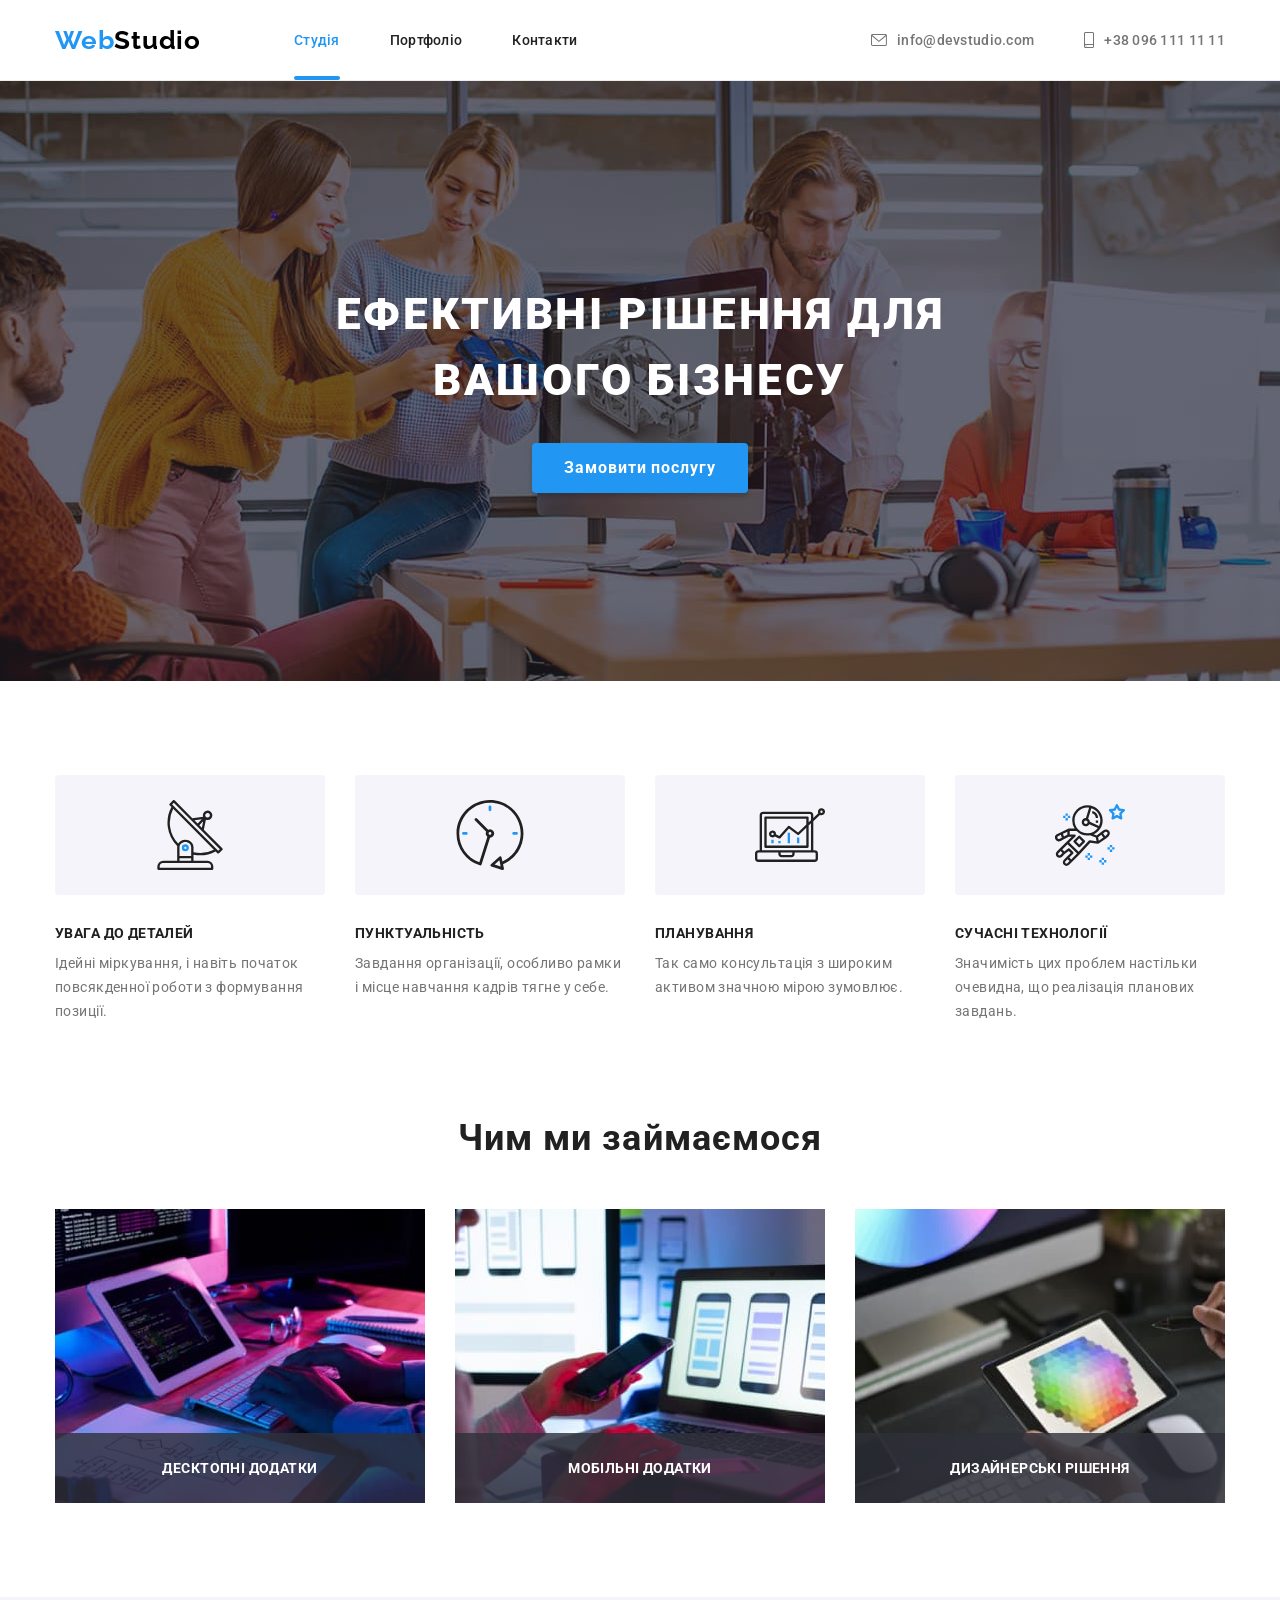
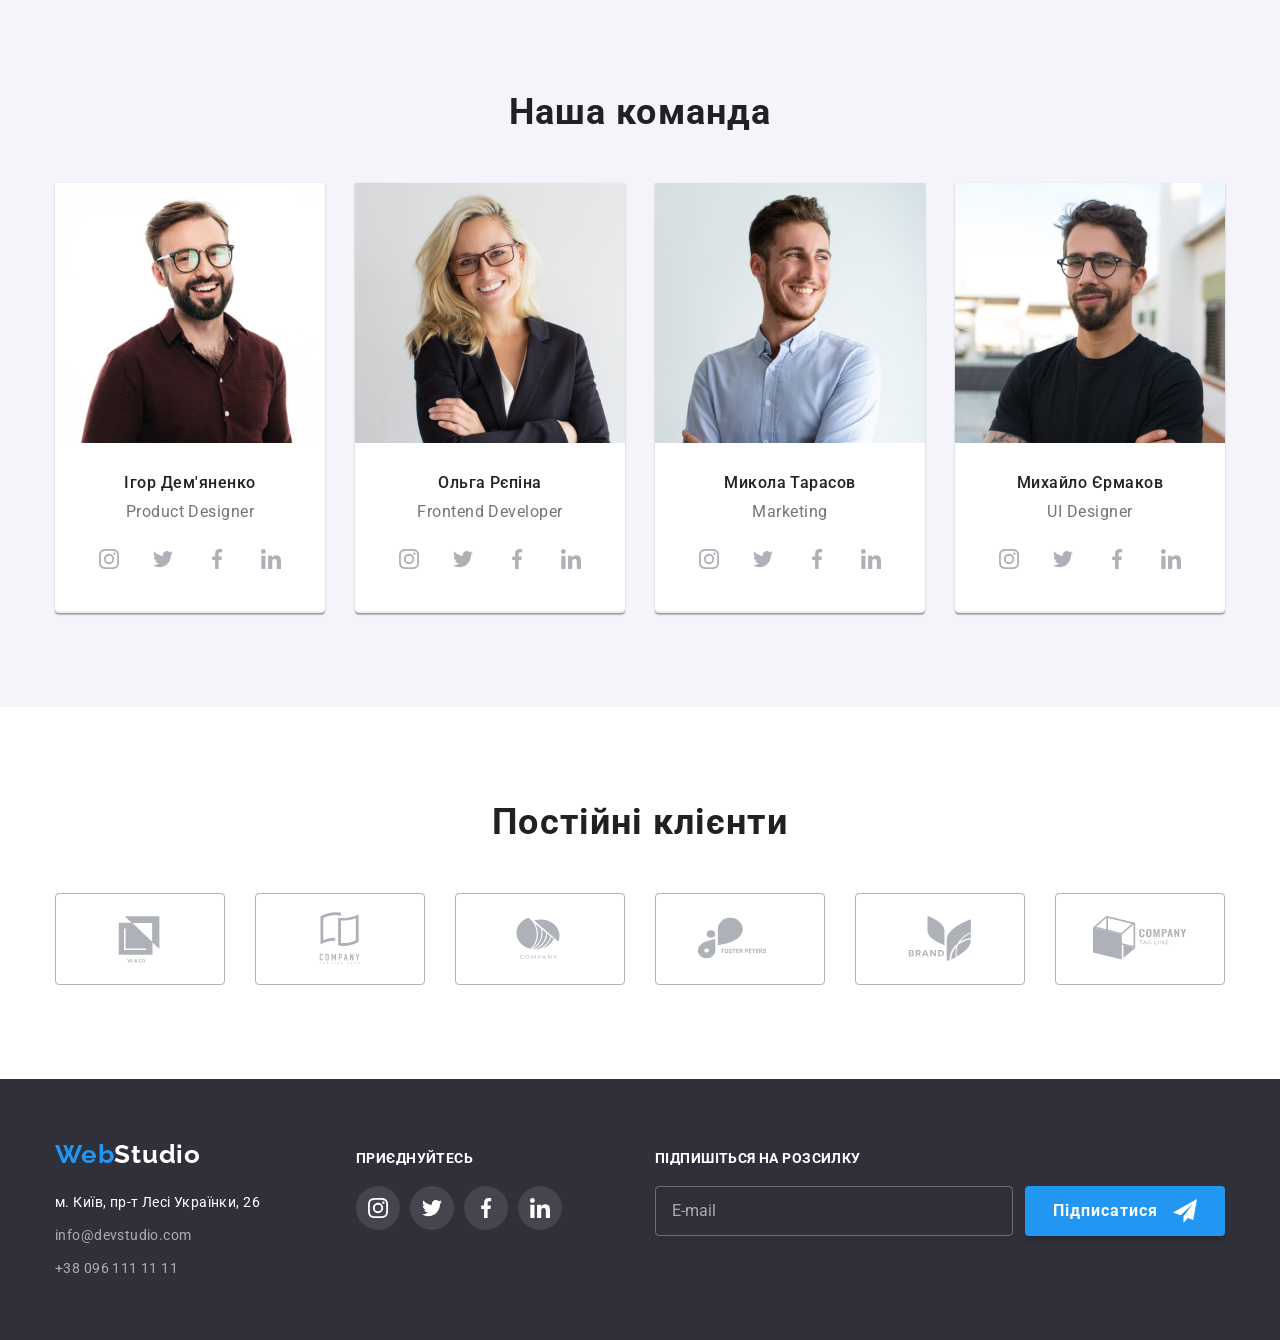
<file: index.html>
<!DOCTYPE html>
<html lang="uk">
  <head>
    <meta charset="UTF-8" />
    <meta http-equiv="X-UA-Compatible" content="IE=edge" />
    <meta name="viewport" content="width=device-width, initial-scale=1.0" />
    <title>WebStudio</title>
    <link rel="preconnect" href="https://fonts.googleapis.com" />
    <link rel="preconnect" href="https://fonts.gstatic.com" crossorigin />
    <link
      href="https://fonts.googleapis.com/css2?family=Raleway:wght@700&family=Roboto:wght@400;500;700;900&display=swap"
      rel="stylesheet"
    />
    <!-- Modern normalize -->
    <link
      rel="stylesheet"
      href="https://cdnjs.cloudflare.com/ajax/libs/modern-normalize/1.1.0/modern-normalize.min.css"
      integrity="sha512-wpPYUAdjBVSE4KJnH1VR1HeZfpl1ub8YT/NKx4PuQ5NmX2tKuGu6U/JRp5y+Y8XG2tV+wKQpNHVUX03MfMFn9Q=="
      crossorigin="anonymous"
      referrerpolicy="no-referrer"
    />

    <!-- styles -->
    <link rel="stylesheet" href="./css/styles.css" />
  </head>

  <body>
    <!-- HEADER -->
    <header class="header">
      <div class="container-header container">
        <nav class="nav">
          <a href="./index.html" lang="en" class="logo header-logo link"
            >Web<span class="logo-span">Studio</span></a
          >
          <ul class="nav-list list">
            <li class="nav-item">
              <a href="./index.html" class="nav-link carrent link">Студія</a>
            </li>
            <li class="nav-item">
              <a href="./portfolio.html" class="nav-link link">Портфоліо</a>
            </li>
            <li class="nav-item">
              <a href="" class="nav-link link">Контакти</a>
            </li>
          </ul>
        </nav>
        <ul class="header-list list">
          <li class="header-item">
            <a href="mailto:info@devstudio.com" class="header-link link">
              <svg
                class="icon-envelope"
                width="16"
                height="12"
                aria-label="конверт іконка"
              >
                <use href="./images/icons.svg#envelope"></use>
              </svg>
              info@devstudio.com</a
            >
          </li>
          <li class="header-item">
            <a href="tel:+380961111111" class="header-link link">
              <svg
                class="icon-smartphone"
                width="10"
                height="16"
                aria-label="телефон іконка"
              >
                <use href="./images/icons.svg#smartphone"></use>
              </svg>
              +38 096 111 11 11</a
            >
          </li>
        </ul>
      </div>
    </header>
    <!-- MAIN -->
    <main>
      <!-- HERO -->
      <section class="hero section">
        <div class="container">
          <h1 class="hero-title">Ефективні рішення для вашого бізнесу</h1>
          <button type="button" data-modal-open class="hero-button">
            Замовити послугу
          </button>
        </div>
      </section>
      <!-- Наші переваги -->
      <section class="advantages section">
        <div class="advantages-container container">
          <h2 class="visually-hidden">Наші переваги</h2>
          <ul class="advantages-list list">
            <li class="advantages-item">
              <div class="icon-advantages">
                <svg
                  class="icon"
                  width="70"
                  height="70"
                  aria-label="антена іконка"
                >
                  <use href="./images/icons.svg#antenna"></use>
                </svg>
              </div>
              <h3 class="advantages-title">Увага до деталей</h3>
              <p class="advantages-text">
                Ідейні міркування, і навіть початок повсякденної роботи з
                формування позиції.
              </p>
            </li>
            <li class="advantages-item">
              <div class="icon-advantages">
                <svg
                  class="icon"
                  width="70"
                  height="70"
                  aria-label="годинник іконка"
                >
                  <use href="./images/icons.svg#clock"></use>
                </svg>
              </div>
              <h3 class="advantages-title">Пунктуальність</h3>
              <p class="advantages-text">
                Завдання організації, особливо рамки і місце навчання кадрів
                тягне у себе.
              </p>
            </li>
            <li class="advantages-item">
              <div class="icon-advantages">
                <svg
                  class="icon"
                  width="70"
                  height="70"
                  aria-label="діаграма іконка"
                >
                  <use href="./images/icons.svg#diagram"></use>
                </svg>
              </div>
              <h3 class="advantages-title">Планування</h3>
              <p class="advantages-text">
                Так само консультація з широким активом значною мірою зумовлює.
              </p>
            </li>
            <li class="advantages-item">
              <div class="icon-advantages">
                <svg
                  class="icon"
                  width="70"
                  height="70"
                  aria-label="астронавт іконка"
                >
                  <use href="./images/icons.svg#astronaut"></use>
                </svg>
              </div>
              <h3 class="advantages-title">Сучасні технології</h3>
              <p class="advantages-text">
                Значимість цих проблем настільки очевидна, що реалізація
                планових завдань.
              </p>
            </li>
          </ul>
        </div>
      </section>
      <!--Чим ми займаємося  -->
      <section class="services section">
        <div class="services-container container">
          <h2 class="services-title title">Чим ми займаємося</h2>
          <ul class="services-list list card-set">
            <li class="services-item card-set-item">
              <img
                src="./images/box-1.jpg"
                alt="десктопні додатки"
                width="370"
                height="294"
                class="img"
              />
              <div class="services-thumb">
                <p class="thumb-text">Десктопні додатки</p>
              </div>
            </li>
            <li class="services-item card-set-item">
              <img
                src="./images/box-2.jpg"
                alt="мобільні додатки"
                width="370"
                height="294"
                class="img"
              />
              <div class="services-thumb">
                <p class="thumb-text">Мобільні додатки</p>
              </div>
            </li>
            <li class="services-item card-set-item">
              <img
                src="./images/box-3.jpg"
                alt="дизайнерські рішення"
                width="370"
                height="294"
                class="img"
              />
              <div class="services-thumb">
                <p class="thumb-text">Дизайнерські рішення</p>
              </div>
            </li>
          </ul>
        </div>
      </section>
      <!-- Наша команда -->
      <section class="team section">
        <div class="container">
          <h2 class="team-title title">Наша команда</h2>
          <ul class="team-list list card-set">
            <li class="team-item card-set-item">
              <img
                class="img"
                src="./images/workin-1.jpg"
                alt="фото працівника"
                width="270"
                height="260"
              />
              <div class="team-wrapper">
                <h3 class="team-worker">Ігор Дем'яненко</h3>
                <p class="team-occupation" lang="en">Product Designer</p>
                <ul class="socials list">
                  <li class="socials-item">
                    <a
                      class="socials-link link"
                      href="https://www.instagram.com"
                      target="_blank"
                      rel="noreferrer noopener"
                      aria-label="instagram іконка"
                    >
                      <svg class="socials-icon" width="20" height="20">
                        <use href="./images/icons.svg#instagram"></use>
                      </svg>
                    </a>
                  </li>
                  <li class="socials-item">
                    <a
                      class="socials-link link"
                      href="https://www.twitter.com"
                      target="_blank"
                      rel="noreferrer noopener"
                      aria-label="twitter іконка"
                    >
                      <svg class="socials-icon" width="20" height="20">
                        <use href="./images/icons.svg#twitter"></use>
                      </svg>
                    </a>
                  </li>
                  <li class="socials-item">
                    <a
                      class="socials-link link"
                      href="https://www.facebook.com"
                      target="_blank"
                      rel="noreferrer noopener"
                      aria-label="facebook іконка"
                    >
                      <svg class="socials-icon" width="20" height="20">
                        <use href="./images/icons.svg#facebook"></use>
                      </svg>
                    </a>
                  </li>
                  <li class="socials-item">
                    <a
                      class="socials-link link"
                      href="https://www.linkedin.com"
                      target="_blank"
                      rel="noreferrer noopener"
                      aria-label="linkedin іконка"
                    >
                      <svg class="socials-icon" width="20" height="20">
                        <use href="./images/icons.svg#linkedin"></use>
                      </svg>
                    </a>
                  </li>
                </ul>
              </div>
            </li>
            <li class="team-item card-set-item">
              <img
                class="img"
                src="./images/workin-2.jpg"
                alt="фото працівника"
                width="270"
                height="260"
              />
              <div class="team-wrapper">
                <h3 class="team-worker">Ольга Рєпіна</h3>
                <p class="team-occupation" lang="en">Frontend Developer</p>
                <ul class="socials list">
                  <li class="socials-item">
                    <a
                      class="socials-link link"
                      href="https://www.instagram.com"
                      target="_blank"
                      rel="noreferrer noopener"
                      aria-label="instagram іконка"
                    >
                      <svg class="socials-icon" width="20" height="20">
                        <use href="./images/icons.svg#instagram"></use>
                      </svg>
                    </a>
                  </li>
                  <li class="socials-item">
                    <a
                      class="socials-link link"
                      href="https://www.twitter.com"
                      target="_blank"
                      rel="noreferrer noopener"
                      aria-label="twitter іконка"
                    >
                      <svg class="socials-icon" width="20" height="20">
                        <use href="./images/icons.svg#twitter"></use>
                      </svg>
                    </a>
                  </li>
                  <li class="socials-item">
                    <a
                      class="socials-link link"
                      href="https://www.facebook.com"
                      target="_blank"
                      rel="noreferrer noopener"
                      aria-label="facebook іконка"
                    >
                      <svg class="socials-icon" width="20" height="20">
                        <use href="./images/icons.svg#facebook"></use>
                      </svg>
                    </a>
                  </li>
                  <li class="socials-item">
                    <a
                      class="socials-link link"
                      href="https://www.linkedin.com"
                      target="_blank"
                      rel="noreferrer noopener"
                      aria-label="linkedin іконка"
                    >
                      <svg class="socials-icon" width="20" height="20">
                        <use href="./images/icons.svg#linkedin"></use>
                      </svg>
                    </a>
                  </li>
                </ul>
              </div>
            </li>
            <li class="team-item card-set-item">
              <img
                class="img"
                src="./images/workin-3.jpg"
                alt="фото працівника"
                width="270"
                height="260"
              />
              <div class="team-wrapper">
                <h3 class="team-worker">Микола Тарасов</h3>
                <p class="team-occupation" lang="en">Marketing</p>
                <ul class="socials list">
                  <li class="socials-item">
                    <a
                      class="socials-link link"
                      href="https://www.instagram.com"
                      target="_blank"
                      rel="noreferrer noopener"
                      aria-label="instagram іконка"
                    >
                      <svg class="socials-icon" width="20" height="20">
                        <use href="./images/icons.svg#instagram"></use>
                      </svg>
                    </a>
                  </li>
                  <li class="socials-item">
                    <a
                      class="socials-link link"
                      href="https://www.twitter.com"
                      target="_blank"
                      rel="noreferrer noopener"
                      aria-label="twitter іконка"
                    >
                      <svg class="socials-icon" width="20" height="20">
                        <use href="./images/icons.svg#twitter"></use>
                      </svg>
                    </a>
                  </li>
                  <li class="socials-item">
                    <a
                      class="socials-link link"
                      href="https://www.facebook.com"
                      target="_blank"
                      rel="noreferrer noopener"
                      aria-label="facebook іконка"
                    >
                      <svg class="socials-icon" width="20" height="20">
                        <use href="./images/icons.svg#facebook"></use>
                      </svg>
                    </a>
                  </li>
                  <li class="socials-item">
                    <a
                      class="socials-link link"
                      href="https://www.linkedin.com"
                      target="_blank"
                      rel="noreferrer noopener"
                      aria-label="linkedin іконка"
                    >
                      <svg class="socials-icon" width="20" height="20">
                        <use href="./images/icons.svg#linkedin"></use>
                      </svg>
                    </a>
                  </li>
                </ul>
              </div>
            </li>
            <li class="team-item card-set-item">
              <img
                class="img"
                src="./images/workin-4.jpg"
                alt="фото працівника"
                width="270"
                height="260"
              />
              <div class="team-wrapper">
                <h3 class="team-worker">Михайло Єрмаков</h3>
                <p class="team-occupation" lang="en">UI Designer</p>
                <ul class="socials list">
                  <li class="socials-item">
                    <a
                      class="socials-link link"
                      href="https://www.instagram.com"
                      target="_blank"
                      rel="noreferrer noopener"
                      aria-label="instagram іконка"
                    >
                      <svg class="socials-icon" width="20" height="20">
                        <use href="./images/icons.svg#instagram"></use>
                      </svg>
                    </a>
                  </li>
                  <li class="socials-item">
                    <a
                      class="socials-link link"
                      href="https://www.twitter.com"
                      target="_blank"
                      rel="noreferrer noopener"
                      aria-label="twitter іконка"
                    >
                      <svg class="socials-icon" width="20" height="20">
                        <use href="./images/icons.svg#twitter"></use>
                      </svg>
                    </a>
                  </li>
                  <li class="socials-item">
                    <a
                      class="socials-link link"
                      href="https://www.facebook.com"
                      target="_blank"
                      rel="noreferrer noopener"
                      aria-label="facebook іконка"
                    >
                      <svg class="socials-icon" width="20" height="20">
                        <use href="./images/icons.svg#facebook"></use>
                      </svg>
                    </a>
                  </li>
                  <li class="socials-item">
                    <a
                      class="socials-link link"
                      href="https://www.linkedin.com"
                      target="_blank"
                      rel="noreferrer noopener"
                      aria-label="linkedin іконка"
                    >
                      <svg class="socials-icon" width="20" height="20">
                        <use href="./images/icons.svg#linkedin"></use>
                      </svg>
                    </a>
                  </li>
                </ul>
              </div>
            </li>
          </ul>
        </div>
      </section>
      <!-- Наші клієнти -->
      <section class="clients section">
        <div class="clients-container container">
          <h2 class="clients-title title">Постійні клієнти</h2>
          <ul class="clients-list list">
            <li class="clients-item">
              <a
                class="clients-link link"
                href=""
                target="_blank"
                rel="noopener noreferrer"
                aria-label="логотип компанії"
              >
                <svg class="clients-icon" width="106" height="60">
                  <use href="./images/icons.svg#logo-1"></use>
                </svg>
              </a>
            </li>
            <li class="clients-item">
              <a
                class="clients-link link"
                href=""
                target="_blank"
                rel="noopener noreferrer"
                aria-label="логотип компанії"
              >
                <svg class="clients-icon" width="106" height="60">
                  <use href="./images/icons.svg#logo-2"></use>
                </svg>
              </a>
            </li>
            <li class="clients-item">
              <a
                class="clients-link link"
                href=""
                target="_blank"
                rel="noopener noreferrer"
                aria-label="логотип компанії"
              >
                <svg class="clients-icon" width="106" height="60">
                  <use href="./images/icons.svg#logo-3"></use>
                </svg>
              </a>
            </li>
            <li class="clients-item">
              <a
                class="clients-link link"
                href=""
                target="_blank"
                rel="noopener noreferrer"
                aria-label="логотип компанії"
              >
                <svg class="clients-icon" width="106" height="60">
                  <use href="./images/icons.svg#logo-4"></use>
                </svg>
              </a>
            </li>
            <li class="clients-item">
              <a
                class="clients-link link"
                href=""
                target="_blank"
                rel="noopener noreferrer"
                aria-label="логотип компанії"
              >
                <svg class="clients-icon" width="106" height="60">
                  <use href="./images/icons.svg#logo-5"></use>
                </svg>
              </a>
            </li>
            <li class="clients-item">
              <a
                class="clients-link link"
                href=""
                target="_blank"
                rel="noopener noreferrer"
                aria-label="логотип компанії"
              >
                <svg class="clients-icon" width="106" height="60">
                  <use href="./images/icons.svg#logo-6"></use>
                </svg>
              </a>
            </li>
          </ul>
        </div>
      </section>
    </main>
    <!-- FOOTER -->
    <footer class="footer">
      <div class="footer-div container">
        <div class="wraper-address">
          <a href="./index.html" class="logo footer-logo link"
            >Web<span class="logo-footer">Studio</span></a
          >
          <address class="address">
            <ul class="address-list list">
              <li class="address-item">
                <a
                  href="https://goo.gl/maps/QH4s5bZiTPAYi5Vp8"
                  target="_blank"
                  rel="noopener noreferren"
                  class="address-link link"
                  >м. Київ, пр-т Лесі Українки, 26</a
                >
              </li>
              <li class="address-item">
                <a href="mailto:info@devstudio.com" class="address-contact link"
                  >info@devstudio.com</a
                >
              </li>
              <li class="address-item">
                <a href="tel:+380961111111" class="address-contact link"
                  >+38 096 111 11 11</a
                >
              </li>
            </ul>
          </address>
        </div>
        <div class="socials-wrapper">
          <p class="socials-tex">приєднуйтесь</p>
          <ul class="footer-socials-list list">
            <li class="footer-socials-item">
              <a
                class="footer-socials-link link"
                href="https://www.instagram.com"
                target="_blank"
                rel="noreferrer noopener"
                aria-label="instagram іконка"
              >
                <svg class="footer-socials-icon" width="20" height="20">
                  <use href="./images/icons.svg#instagram"></use>
                </svg>
              </a>
            </li>
            <li class="footer-socials-item">
              <a
                class="footer-socials-link link"
                href="https://www.twitter.com"
                target="_blank"
                rel="noreferrer noopener"
                aria-label="twitter іконка"
              >
                <svg class="footer-socials-icon" width="20" height="20">
                  <use href="./images/icons.svg#twitter"></use>
                </svg>
              </a>
            </li>
            <li class="footer-socials-item">
              <a
                class="footer-socials-link link"
                href="https://www.facebook.com"
                target="_blank"
                rel="noreferrer noopener"
                aria-label="facebook іконка"
              >
                <svg class="footer-socials-icon" width="20" height="20">
                  <use href="./images/icons.svg#facebook"></use>
                </svg>
              </a>
            </li>
            <li class="footer-socials-item">
              <a
                class="footer-socials-link link"
                href="https://www.linkedin.com"
                target="_blank"
                rel="noreferrer noopener"
                aria-label="linkedin іконка"
              >
                <svg class="footer-socials-icon" width="20" height="20">
                  <use href="./images/icons.svg#linkedin"></use>
                </svg>
              </a>
            </li>
          </ul>
        </div>
        <div class="footer-form-wrapper">
          <p class="footer-form-subscribe">Підпишіться на розсилку</p>
          <form class="footer-form">
            <label class="footer-label">
              <input
                class="footer-field"
                type="email"
                name="email"
                placeholder="E-mail"
                required
              />
            </label>
            <button class="footer-form-btn" type="submit">
              Підписатися
              <svg class="footer-form-icon" width="24" height="24">
                <use href="./images/icons.svg#send"></use>
              </svg>
            </button>
          </form>
        </div>
      </div>
    </footer>
    <div class="backdrop is-hidden" data-modal>
      <div class="modal">
        <button class="modal-btn" type="submit" data-modal-close>
          <svg class="icon-close" width="30" height="30">
            <use href="./images/icons.svg#close"></use>
          </svg>
        </button>
        <strong class="modal-label"
          >Залиште свої дані, ми вам передзвонимо</strong
        >
        <form class="modal-form">
          <div class="modal-form-group" role="group">
            <label class="modal-form-label" for="user-name">Ім'я</label>
            <div class="form-field-wrapper">
              <input
                class="modal-form-field"
                id="user-name"
                type="text"
                name="user-name"
                required
              />
              <svg class="modal-form-icon" width="18" height="18">
                <use href="./images/icons.svg#person"></use>
              </svg>
            </div>
            <label class="modal-form-label" for="tel">Телефон</label>
            <div class="form-field-wrapper">
              <input
                class="modal-form-field"
                id="tel"
                type="number"
                name="tel"
                required
              />
              <svg class="modal-form-icon" width="18" height="18">
                <use href="./images/icons.svg#phone"></use>
              </svg>
            </div>
            <label class="modal-form-label" for="email">Пошта</label>
            <div class="form-field-wrapper">
              <input
                class="modal-form-field"
                id="email"
                type="email"
                name="email"
                required
              />
              <svg class="modal-form-icon" width="18" height="18">
                <use href="./images/icons.svg#email"></use>
              </svg>
            </div>
            <label class="modal-form-label" for="coment">Коментар</label>
            <textarea
              class="modal-form-coment"
              name="coment"
              id="coment"
              placeholder="Введіть текст"
            ></textarea>
          </div>
          <div class="modal-form-agreement" role="group">
            <input
              class="modal-form-checkbox visually-hidden"
              id="user-agreement"
              type="checkbox"
              required
            />
            <svg class="check-icon" width="16" height="15">
              <use class="uncheck" href="./images/icons.svg#uncheck"></use>
              <use class="check" href="./images/icons.svg#check"></use>
            </svg>
            <label class="modal-form-agreement-label" for="user-agreement"
              >Погоджуюся з розсилкою та приймаю
              <a class="modal-form-agreement-link" href=""
                >Умови договору</a
              ></label
            >
          </div>
          <button class="modal-form-btn" type="submit">Відправити</button>
        </form>
      </div>
    </div>
    <script src="./modal.js"></script>
  </body>
</html>
</file>
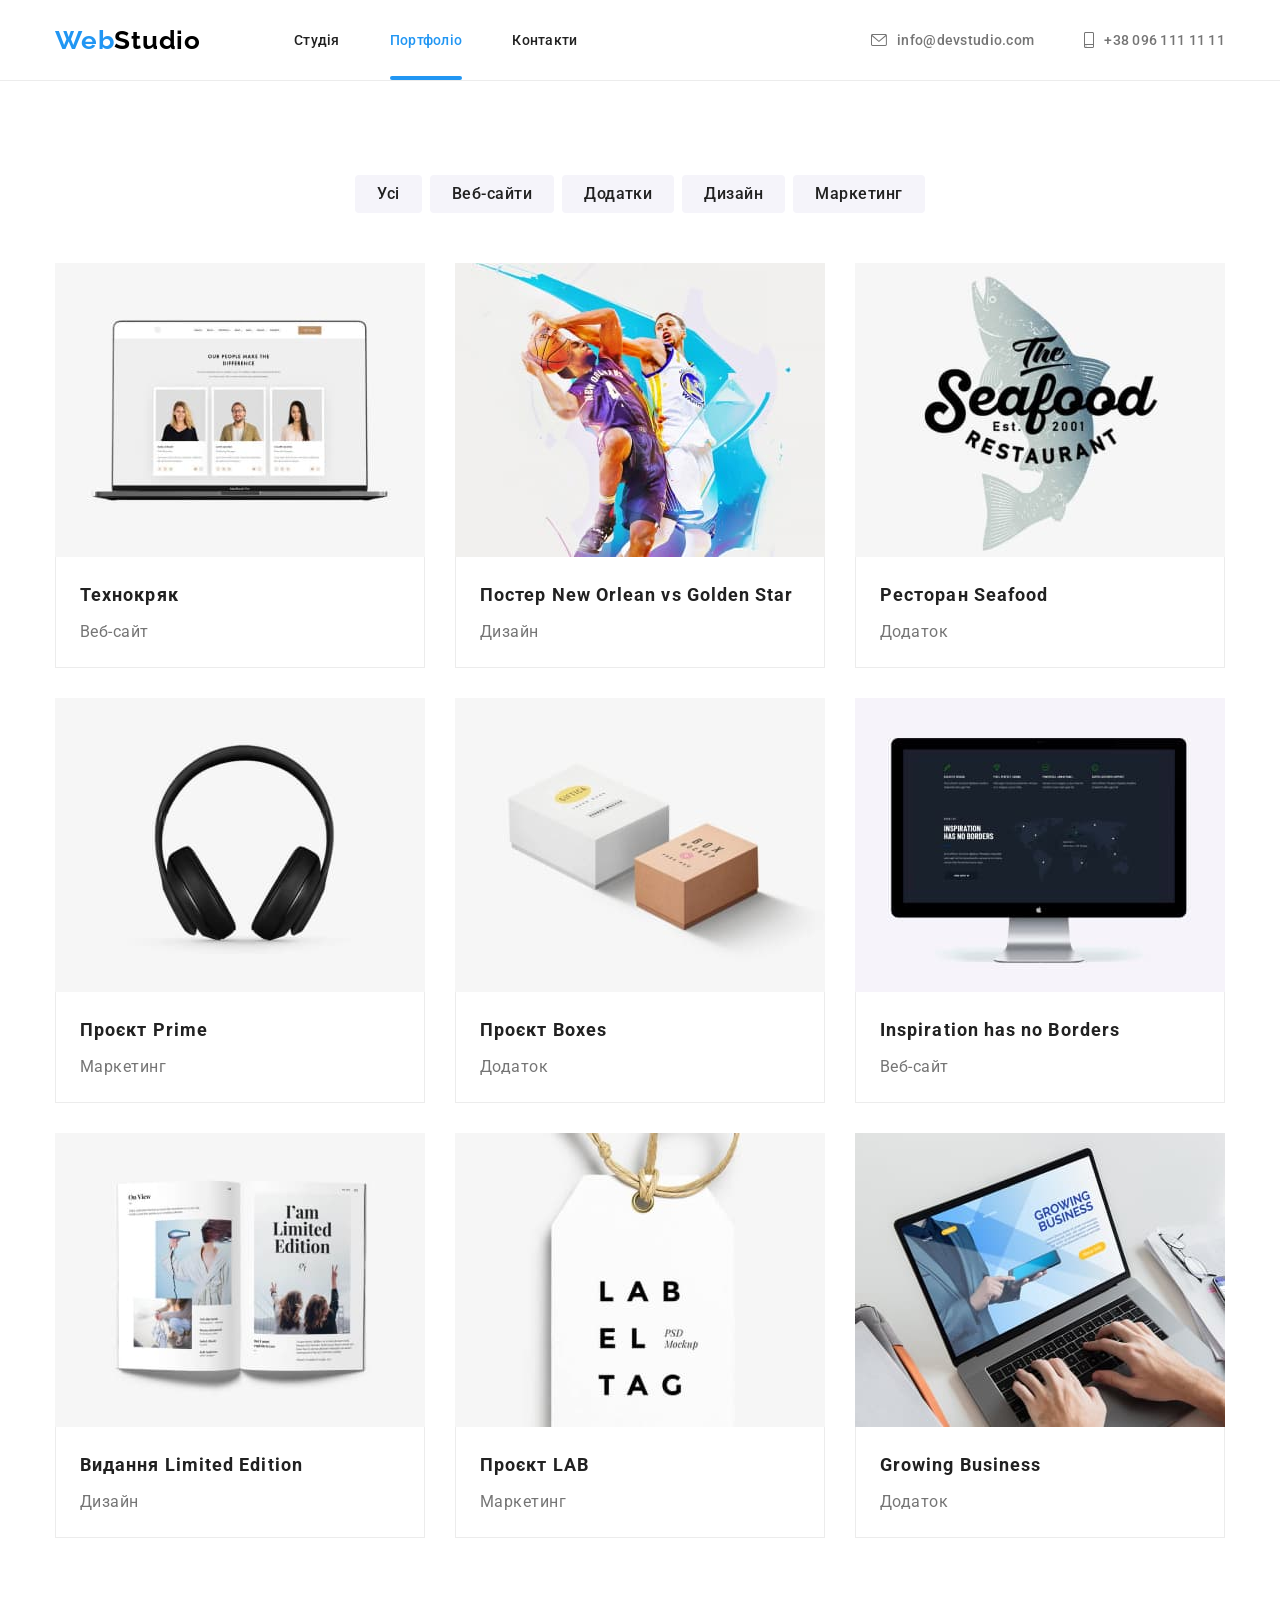
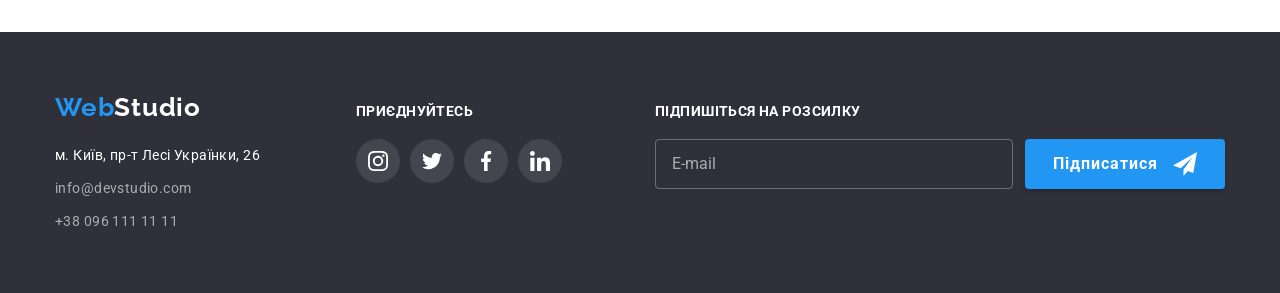
<file: portfolio.html>
<!DOCTYPE html>
<html lang="uk">
  <head>
    <meta charset="UTF-8" />
    <meta http-equiv="X-UA-Compatible" content="IE=edge" />
    <meta name="viewport" content="width=device-width, initial-scale=1.0" />
    <title>WebStudio</title>
    <link rel="preconnect" href="https://fonts.googleapis.com" />
    <link rel="preconnect" href="https://fonts.gstatic.com" crossorigin />
    <link
      href="https://fonts.googleapis.com/css2?family=Raleway:wght@700&family=Roboto:wght@400;500;700;900&display=swap"
      rel="stylesheet"
    />
    <!-- Modern normalize -->
    <link
      rel="stylesheet"
      href="https://cdnjs.cloudflare.com/ajax/libs/modern-normalize/1.1.0/modern-normalize.min.css"
      integrity="sha512-wpPYUAdjBVSE4KJnH1VR1HeZfpl1ub8YT/NKx4PuQ5NmX2tKuGu6U/JRp5y+Y8XG2tV+wKQpNHVUX03MfMFn9Q=="
      crossorigin="anonymous"
      referrerpolicy="no-referrer"
    />

    <link rel="stylesheet" href="./css/styles.css" />
  </head>

  <body>
    <!-- header -->
    <header class="header">
      <div class="container-header container">
        <nav class="nav">
          <a href="./index.html" lang="en" class="logo header-logo link"
            >Web<span class="logo-span">Studio</span></a
          >
          <ul class="nav-list list">
            <li class="nav-item">
              <a href="./index.html" class="nav-link link">Студія</a>
            </li>
            <li class="nav-item">
              <a href="./portfolio.html" class="nav-link carrent link"
                >Портфоліо</a
              >
            </li>
            <li class="nav-item">
              <a href="" class="nav-link link">Контакти</a>
            </li>
          </ul>
        </nav>
        <ul class="header-list list">
          <li class="header-item">
            <a href="mailto:info@devstudio.com" class="header-link link">
              <svg class="icon-envelope" width="16" height="12">
                <use href="./images/icons.svg#envelope"></use>
              </svg>
              info@devstudio.com
            </a>
          </li>
          <li class="header-item">
            <a href="tel:+380961111111" class="header-link link">
              <svg class="icon-smartphone" width="10" height="16">
                <use href="./images/icons.svg#smartphone"></use>
              </svg>
              +38 096 111 11 11
            </a>
          </li>
        </ul>
      </div>
    </header>
    <!-- main -->
    <main>
      <section class="portfolio section">
        <div class="container">
          <h1 class="visually-hidden">Наші проєкти</h1>
          <h2 class="visually-hidden">Фільтри</h2>
          <ul class="filter-list list">
            <li class="filter-item">
              <button type="button" class="filter-button">Усі</button>
            </li>
            <li class="filter-item">
              <button type="button" class="filter-button">Веб-сайти</button>
            </li>
            <li class="filter-item">
              <button type="button" class="filter-button">Додатки</button>
            </li>
            <li class="filter-item">
              <button type="button" class="filter-button">Дизайн</button>
            </li>
            <li class="filter-item">
              <button type="button" class="filter-button">Маркетинг</button>
            </li>
          </ul>

          <ul class="portfolio-list list card-set">
            <li class="portfolio-item card-set-item">
              <a class="portfolio-link link" href="">
                <div class="portfolio-thumb">
                  <img
                    src="./images/Portfolio/project-1.jpg"
                    alt="Проект"
                    width="370"
                    height="294"
                  />
                  <div class="overlay">
                    <p class="overlay-text">
                      Ресурс пропонує комплексні пропозиції з різним рівнем
                      функціоналу та сервісів. Все це дозволить відвідувачу
                      отримати вичерпні відомості про компанію чи приватну
                      особу.
                    </p>
                  </div>
                </div>
                <div class="portfolio-wrapper">
                  <h3 class="portfolio-title">Технокряк</h3>
                  <p class="portfolio-text">Веб-сайт</p>
                </div>
              </a>
            </li>
            <li class="portfolio-item card-set-item">
              <a class="portfolio-link link" href="">
                <div class="portfolio-thumb">
                  <img
                    src="./images/Portfolio/project-2.jpg"
                    alt="Проект"
                    width="370"
                    height="294"
                  />
                  <div class="overlay">
                    <p class="overlay-text">
                      Ресурс пропонує комплексні пропозиції з різним рівнем
                      функціоналу та сервісів. Все це дозволить відвідувачу
                      отримати вичерпні відомості про компанію чи приватну
                      особу.
                    </p>
                  </div>
                </div>
                <div class="portfolio-wrapper">
                  <h3 class="portfolio-title">
                    Постер <span lang="en">New Orlean vs Golden Star</span>
                  </h3>
                  <p class="portfolio-text">Дизайн</p>
                </div>
              </a>
            </li>
            <li class="portfolio-item card-set-item">
              <a class="portfolio-link link" href="">
                <div class="portfolio-thumb">
                  <img
                    src="./images/Portfolio/project-3.jpg"
                    alt="Проект"
                    width="370"
                    height="294"
                  />
                  <div class="overlay">
                    <p class="overlay-text">
                      Ресурс пропонує комплексні пропозиції з різним рівнем
                      функціоналу та сервісів. Все це дозволить відвідувачу
                      отримати вичерпні відомості про компанію чи приватну
                      особу.
                    </p>
                  </div>
                </div>
                <div class="portfolio-wrapper">
                  <h3 class="portfolio-title">
                    Ресторан <span lang="en">Seafood</span>
                  </h3>
                  <p class="portfolio-text">Додаток</p>
                </div>
              </a>
            </li>
            <li class="portfolio-item card-set-item">
              <a class="portfolio-link link" href="">
                <div class="portfolio-thumb">
                  <img
                    src="./images/Portfolio/project-4.jpg"
                    alt="Проект"
                    width="370"
                    height="294"
                  />
                  <div class="overlay">
                    <p class="overlay-text">
                      Ресурс пропонує комплексні пропозиції з різним рівнем
                      функціоналу та сервісів. Все це дозволить відвідувачу
                      отримати вичерпні відомості про компанію чи приватну
                      особу.
                    </p>
                  </div>
                </div>
                <div class="portfolio-wrapper">
                  <h3 class="portfolio-title">
                    Проєкт <span lang="en">Prime</span>
                  </h3>
                  <p class="portfolio-text">Маркетинг</p>
                </div>
              </a>
            </li>
            <li class="portfolio-item card-set-item">
              <a class="portfolio-link link" href="">
                <div class="portfolio-thumb">
                  <img
                    src="./images/Portfolio/project-5.jpg"
                    alt="Проект"
                    width="370"
                    height="294"
                  />
                  <div class="overlay">
                    <p class="overlay-text">
                      Ресурс пропонує комплексні пропозиції з різним рівнем
                      функціоналу та сервісів. Все це дозволить відвідувачу
                      отримати вичерпні відомості про компанію чи приватну
                      особу.
                    </p>
                  </div>
                </div>
                <div class="portfolio-wrapper">
                  <h3 class="portfolio-title">
                    Проєкт <span lang="en">Boxes</span>
                  </h3>
                  <p class="portfolio-text">Додаток</p>
                </div>
              </a>
            </li>
            <li class="portfolio-item card-set-item">
              <a class="portfolio-link link" href="">
                <div class="portfolio-thumb">
                  <img
                    src="./images/Portfolio/project-6.jpg"
                    alt="Проект"
                    width="370"
                    height="294"
                  />
                  <div class="overlay">
                    <p class="overlay-text">
                      Ресурс пропонує комплексні пропозиції з різним рівнем
                      функціоналу та сервісів. Все це дозволить відвідувачу
                      отримати вичерпні відомості про компанію чи приватну
                      особу.
                    </p>
                  </div>
                </div>
                <div class="portfolio-wrapper">
                  <h3 class="portfolio-title" lang="en">
                    Inspiration has no Borders
                  </h3>
                  <p class="portfolio-text">Веб-сайт</p>
                </div>
              </a>
            </li>
            <li class="portfolio-item card-set-item">
              <a class="portfolio-link link" href="">
                <div class="portfolio-thumb">
                  <img
                    src="./images/Portfolio/project-7.jpg"
                    alt="Проект"
                    width="370"
                    height="294"
                  />
                  <div class="overlay">
                    <p class="overlay-text">
                      Ресурс пропонує комплексні пропозиції з різним рівнем
                      функціоналу та сервісів. Все це дозволить відвідувачу
                      отримати вичерпні відомості про компанію чи приватну
                      особу.
                    </p>
                  </div>
                </div>
                <div class="portfolio-wrapper">
                  <h3 class="portfolio-title">
                    Видання <span lang="en">Limited Edition</span>
                  </h3>
                  <p class="portfolio-text">Дизайн</p>
                </div>
              </a>
            </li>
            <li class="portfolio-item card-set-item">
              <a class="portfolio-link link" href="">
                <div class="portfolio-thumb">
                  <img
                    src="./images/Portfolio/project-8.jpg"
                    alt="Проект"
                    width="370"
                    height="294"
                  />
                  <div class="overlay">
                    <p class="overlay-text">
                      Ресурс пропонує комплексні пропозиції з різним рівнем
                      функціоналу та сервісів. Все це дозволить відвідувачу
                      отримати вичерпні відомості про компанію чи приватну
                      особу.
                    </p>
                  </div>
                </div>
                <div class="portfolio-wrapper">
                  <h3 class="portfolio-title">
                    Проєкт <span lang="en">LAB</span>
                  </h3>
                  <p class="portfolio-text">Маркетинг</p>
                </div>
              </a>
            </li>
            <li class="portfolio-item card-set-item">
              <a class="portfolio-link link" href="">
                <div class="portfolio-thumb">
                  <img
                    src="./images/Portfolio/project-9.jpg"
                    alt="Проект"
                    width="370"
                    height="294"
                  />
                  <div class="overlay">
                    <p class="overlay-text">
                      Ресурс пропонує комплексні пропозиції з різним рівнем
                      функціоналу та сервісів. Все це дозволить відвідувачу
                      отримати вичерпні відомості про компанію чи приватну
                      особу.
                    </p>
                  </div>
                </div>
                <div class="portfolio-wrapper">
                  <h3 class="portfolio-title" lang="en">Growing Business</h3>
                  <p class="portfolio-text">Додаток</p>
                </div>
              </a>
            </li>
          </ul>
        </div>
      </section>
    </main>
    <!-- FOOTER -->
    <footer class="footer">
      <div class="footer-div container">
        <div class="wraper-address">
          <a href="./index.html" class="logo footer-logo link"
            >Web<span class="logo-footer">Studio</span></a
          >
          <!-- адреса -->
          <address class="address">
            <ul class="address-list list">
              <li class="address-item">
                <a
                  href="https://goo.gl/maps/QH4s5bZiTPAYi5Vp8"
                  target="_blank"
                  rel="noopener noreferren"
                  class="address-link link"
                  >м. Київ, пр-т Лесі Українки, 26</a
                >
              </li>
              <li class="address-item">
                <a href="mailto:info@devstudio.com" class="address-contact link"
                  >info@devstudio.com</a
                >
              </li>
              <li class="address-item">
                <a href="tel:+380961111111" class="address-contact link"
                  >+38 096 111 11 11</a
                >
              </li>
            </ul>
          </address>
        </div>
        <div class="socials-wrapper">
          <p class="socials-tex">приєднуйтесь</p>
          <ul class="footer-socials-list list">
            <li class="footer-socials-item">
              <a
                class="footer-socials-link link"
                href="https://www.instagram.com"
                target="_blank"
                rel="noreferrer noopener"
                aria-label="instagram-icon"
              >
                <svg class="footer-socials-icon" width="20" height="20">
                  <use href="./images/icons.svg#instagram"></use>
                </svg>
              </a>
            </li>
            <li class="footer-socials-item">
              <a
                class="footer-socials-link link"
                href="https://www.twitter.com"
                target="_blank"
                rel="noreferrer noopener"
                aria-label="twitter-icon"
              >
                <svg class="footer-socials-icon" width="20" height="20">
                  <use href="./images/icons.svg#twitter"></use>
                </svg>
              </a>
            </li>
            <li class="footer-socials-item">
              <a
                class="footer-socials-link link"
                href="https://www.facebook.com"
                target="_blank"
                rel="noreferrer noopener"
                aria-label="facebook-icon"
              >
                <svg class="footer-socials-icon" width="20" height="20">
                  <use href="./images/icons.svg#facebook"></use>
                </svg>
              </a>
            </li>
            <li class="footer-socials-item">
              <a
                class="footer-socials-link link"
                href="https://www.linkedin.com"
                target="_blank"
                rel="noreferrer noopener"
                aria-label="linkedin-icon"
              >
                <svg class="footer-socials-icon" width="20" height="20">
                  <use href="./images/icons.svg#linkedin"></use>
                </svg>
              </a>
            </li>
          </ul>
        </div>
        <div class="footer-form-wrapper">
          <p class="footer-form-subscribe">Підпишіться на розсилку</p>
          <form class="footer-form">
            <label class="footer-label">
              <input
                class="footer-field"
                type="email"
                name="email"
                placeholder="E-mail"
                required
              />
            </label>

            <button class="footer-form-btn" type="submit">
              Підписатися
              <svg class="footer-form-icon" width="24" height="24">
                <use href="./images/icons.svg#send"></use>
              </svg>
            </button>
          </form>
        </div>
      </div>
    </footer>
  </body>
</html>
</file>
<file: css/styles.css>
:root {
    /* color */
    --main-title-color: #212121;
    --secondary-title-color: #FFFFFF;
    --main-text-color: #757575;
    --logo-color: #2196F3;
    --secondary-logo-color: #000000;
    --accent-color: #2196F3;
    --contact-color: rgba(255, 255, 255, 0.6);
    --border-color: #ECECEC;
    --border-color-social: #AFB1B8;
    /* bacsground */
    --main-background-color: #FFFFFF;
    --secondary-background-color: #F5F4FA;
    --button-background-color: #2196F3;
    --accent-background-color: #188CE8;
    --footer-background-color: #2F303A;
    --hero-background-color: #C4C4C4;
    /* others */
    --indent: 30px;
    --items: 3;
    /* transition */
    --duration-timing: 250ms cubic-bezier(0.4, 0, 0.2, 1);

}

body {
    font-family: 'Roboto', sans-serif;
    background-color: var(--main-background-color);
}

h1,
h2,
h3,
h4,
h5,
h6,
p {
    margin: 0;
}

.title {
    margin-bottom: 50px;

    font-size: 36px;
    line-height: calc(42 / 36);
    text-align: center;
    letter-spacing: 0.03em;
    color: var(--main-title-color);

}

img {
    display: block;
    max-width: 100%;
    height: auto;
}

.list {
    list-style: none;
    margin: 0;
    padding: 0;

}

.link {
    text-decoration: none;
}

.visually-hidden {
    position: absolute;
    white-space: nowrap;
    width: 1px;
    height: 1px;
    overflow: hidden;
    border: 0;
    padding: 0;
    clip: rect(0 0 0 0);
    clip-path: inset(50%);
    margin: -1px;
}

.container {
    width: 1200px;
    padding-right: 15px;
    padding-left: 15px;
    margin-left: auto;
    margin-right: auto;
  
}

.section {
    padding-top: 94px;
    padding-bottom: 94px;
}

/* card-set */
.card-set {
    display: flex;
    flex-wrap: wrap;
    gap: var(--indent);
}

.card-set-item {
    flex-basis: calc((100% - var(--indent) * (var(--items) - 1)) / var(--items));

}

/* ----------------------HEADER------------------------------------ */
.header {
    border-bottom: 1px solid var(--border-color);
}

.container-header,
.nav,
.nav-list {
    display: flex;
    align-items: center;

}

.logo {
    font-family: 'Raleway', sans-serif;
    font-weight: 700;
    font-size: 26px;
    line-height: calc(31 / 26);
    letter-spacing: 0.03em;
    color: var(--logo-color);
}

.logo-span {
    color: var(--secondary-logo-color);
}

.header-logo {
    margin-right: 93px;
}

.header-list {
    display: flex;
    align-items: center;
    margin-left: auto;
}

.nav-item:not(:last-child) {
    margin-right: 50px;
}

.nav-link,
.header-link {
    display: inline-block;
    padding-top: 32px;
    padding-bottom: 32px;

    font-weight: 500;
    font-size: 14px;
    line-height: calc(16 / 14);
    letter-spacing: 0.02em;

    transition: color var(--duration-timing);
}

.nav-link {
    position: relative;

    color: var(--main-title-color);
}

.nav-link:hover,
.nav-link:focus,
.header-link:hover,
.header-link:focus {
    color: var(--accent-color);
}

.nav-link.carrent {
    color: var(--accent-color);
}
.carrent::after {
    content: "";
    position: absolute;
    bottom: 0;
    left: 0;

    width: 100%;
    height: 4px;
    background: var(--button-background-color);
    border-radius: 2px;
    color: var(--accent-color);
}

.header-item:not(:last-child) {
    margin-right: 50px;
}

.header-link {
    display: flex;
    justify-content: center;
    align-items: center;

    color: var(--main-text-color);
}

.icon-envelope,
.icon-smartphone {
    margin-right: 10px;
    fill: currentColor;

}

/* -------------------HERO------------------- */
.hero {
    max-width: 1600px;
    max-height: 600px;
    margin-left: auto;
    margin-right: auto;
    padding-bottom: 200px;
    padding-top: 200px;
    background-color: var(--hero-background-color);
    background-image: linear-gradient(rgba(47, 48, 58, 0.4), rgba(47, 48, 58, 0.4)), url(../images/hero-backround.jpg);
    background-repeat: no-repeat;
    background-position: center;
    background-size: cover;
}

.hero-title {
    width: 696px;
    margin-right: auto;
    margin-left: auto;
    margin-bottom: 30px;


    font-weight: 900;
    font-size: 44px;
    line-height: calc(60 / 40);
    text-align: center;
    letter-spacing: 0.06em;
    text-transform: uppercase;
    color: var(--secondary-title-color);

}

.hero-button {
    display: block;
    min-width: 216px;
    min-height: 50px;
    padding: 10px 32px;
    margin-right: auto;
    margin-left: auto;

    font-family: inherit;
    font-weight: 700;
    font-size: 16px;
    line-height: calc(30 / 16);
    align-items: center;
    letter-spacing: 0.06em;
    cursor: pointer;
    border: none;
    color: var(--secondary-title-color);
    background-color: var(--button-background-color);
    box-shadow: 0px 4px 4px rgba(0, 0, 0, 0.15);
    border-radius: 4px;
   
    

    transition: background-color var(--duration-timing), box-shadow var(--duration-timing), border-radius var(--duration-timing);
}

.hero-button:hover,
.hero-button:focus {
    background-color: var(--accent-background-color);
    box-shadow: 0px 4px 4px rgba(0, 0, 0, 0.15);
    border-radius: 4px;
}

/* --------Наші переваги-------- */


.advantages-list {
    display: flex;
    gap: 30px;
}

.advantages-item {

    width: 270px;
}



.icon-advantages {
    display: flex;
    justify-content: center;
    align-items: center;
    width: 270px;
    height: 120px;
    margin-bottom: 30px;

    background: var(--secondary-background-color);
    border-radius: 4px;
}

.advantages-title {
    margin-bottom: 10px;

    font-weight: 700;
    font-size: 14px;
    line-height: calc(16 / 14);
    letter-spacing: 0.03em;
    text-transform: uppercase;
    color: var(--main-title-color);
}

.advantages-text {
    font-weight: 400;
    font-size: 14px;
    line-height: calc(24 / 14);
    letter-spacing: 0.03em;
    color: var(--main-text-color);
}

/* --------Чим ми займаємося------ */
.services {
    padding-top: 0;
}
.services-item {
    position: relative;
}
.services-thumb {
    position: absolute;
    bottom: 0;
    left: 0;

    display: flex;
    justify-content: center;
    align-items: center;
    width: 100%;
    height: 70px;

    background: rgba(47, 48, 58, 0.8);
}

.thumb-text {
    font-weight: 700;
    font-size: 14px;
    line-height: calc(16 / 14);
    text-align: center;
    letter-spacing: 0.03em;
    text-transform: uppercase;

    color: #FFFFFF;
}

/* -------Наша команда-------- */
.team {
    background-color: var(--secondary-background-color);
}

.worker {
    padding-top: 30px;
    padding-bottom: 30px;
}

.team-list {
    --items: 4;
}

.team-item {
    background-color: var(--main-background-color);
    border-bottom: 2px solid var(--border-color);
    border-radius: 0px 0px 4px 4px;
    box-shadow: 0px 1px 3px rgba(0, 0, 0, 0.12), 0px 1px 1px rgba(0, 0, 0, 0.14), 0px 2px 1px rgba(0, 0, 0, 0.2);
}

.team-wrapper {
    padding-top: 30px;
    padding-bottom: 30px;
}

.team-worker {
    margin-bottom: 10px;

    font-weight: 500;
    font-size: 16px;
    line-height: calc(19 / 16);
    text-align: center;
    letter-spacing: 0.03em;
    color: var(--main-title-color);
}

.team-occupation {
    font-weight: 400;
    font-size: 16px;
    margin-bottom: 16px;
    line-height: calc(19 / 16);
    text-align: center;
    letter-spacing: 0.03em;
    color: var(--main-text-color);
}

.socials {
    display: flex;
    justify-content: center;
    align-items: center;

}

.socials-item {
    width: 44px;
    height: 44px;
}

.socials-item:not(:last-child) {
    margin-right: 10px;
}

.socials-link {
    display: flex;
    justify-content: center;
    align-items: center;
    width: 100%;
    height: 100%;
    border-radius: 50%;
    background-color: var(--main-background-color);
    color: var(--border-color-social);

    transition: color var(--duration-timing), background-color var(--duration-timing);

}

.socials-icon {
    fill: currentColor;
}

.socials-link:hover,
.socials-link:focus {
    color: var(--secondary-title-color);
    background-color: var(--accent-background-color);
}

/* --------------------------------Clients--------------- */
.clients-list {
    display: flex;
    justify-content: center;
    align-items: center;

}

.clients-item {
    width: 170px;
    height: 92px;

}

.clients-item:not(:last-child) {
    margin-right: 30px;
}

.clients-link {
    display: flex;
    justify-content: center;
    align-items: center;
    width: 100%;
    height: 100%;
    border: 1px solid var(--border-color-social);
    border-radius: 4px;
    color: var(--border-color-social);

    transition: color var(--duration-timing), border var(--duration-timing);
}

.clients-icon {
    fill: currentColor;
}




.clients-link:hover,
.clients-link:focus {
    color: var(--accent-color);
    border: 1px solid var(--accent-color);
}

/* ------------------------------FOOTER------------------------ */
.footer {

    padding-top: 60px;
    padding-bottom: 60px;

    background-color: var(--footer-background-color);
}

.logo-footer {
    color: var(--secondary-title-color);
}

.footer-logo {
    display: inline-block;
    margin-bottom: 20px;
}

.address {
    width: 231px;
    font-style: normal;
}

.address-item:not(:last-child) {
    margin-bottom: 9px;
}

.address-link,
.address-contact {
    font-family: inherit;
    font-weight: 400;
    font-size: 14px;
    line-height: calc(24 / 14);
    letter-spacing: 0.03em;

    transition: color var(--duration-timing);
}

.address-link {
    color: var(--secondary-title-color);
}

.address-contact {
    color: var(--contact-color);
    margin-top: 9px;
}

.address-link:hover,
.address-link:focus,
.address-contact:hover,
.address-contact:focus {
    color: var(--accent-color);
}

.footer-div {
    display: flex;
    justify-content: start;
    align-items: baseline;
}

.wraper-address {
    margin-right: 70px;
}
.socials-wrapper{
    margin-right: 93px;
}

.socials-tex, .footer-form-subscribe {
    margin-bottom: 20px;
    font-weight: 700;
    font-size: 14px;
    line-height: calc(16 / 14);
    letter-spacing: 0.03em;
    text-transform: uppercase;

    color: var(--secondary-title-color);
}

.footer-socials-list {
    display: flex;
    justify-content: start;
    align-items: center;

}

.footer-socials-item {
    width: 44px;
    height: 44px;
    border-radius: 50%;
    background-color: rgba(255, 255, 255, 0.1);
}

.footer-socials-link {
    display: flex;
    justify-content: center;
    align-items: center;
    width: 100%;
    height: 100%;
    border-radius: 50%;
    color: var(--secondary-title-color);

    transition: background-color var(--duration-timing);

}

.footer-socials-item:not(:last-child) {
    margin-right: 10px;
}

.footer-socials-link {
    fill: currentColor;
}

.footer-socials-link:hover,
.footer-socials-link:focus {
    background-color: var(--button-background-color);
}
/* ------footer-form--------- */
.footer-form {
    display: flex;
    align-items: center;
}
.footer-label {
    display: flex;
    align-items: center;
   
    margin-right: 12px;
}
.footer-field {

    width: 358px;
    height: 50px;
    padding: 15px 16px;

    font-size: 16px;
    background-color: transparent;
    border: 1px solid rgba(255, 255, 255, 0.3);
    filter: drop-shadow(0px 4px 4px rgba(0, 0, 0, 0.15));
    border-radius: 4px;
    color: var(--secondary-title-color);
    /* outline: 1px solid transparent;
    outline-offset: -1px; */
    transition: border-color var(--duration-timing);
}
.footer-field::placeholder {    
    font-weight: 400;
    font-size: 16px;
    line-height: calc(20 / 16);
    color: rgba(255, 255, 255, 0.6);
}
.footer-field:focus {
    border-color: var(--border-color);
}

.footer-form-btn {
    position: relative;
    width: 200px;
    height: 50px;
    padding: 10px 28px;
    z-index: 1;

    font-weight: 700;
    font-size: 16px;
    line-height: calc(30 / 16);
    letter-spacing: 0.06em;
    text-align: left;
    color: #FFFFFF;
    
    background-color: var(--button-background-color);
    box-shadow: 0px 4px 4px rgba(0, 0, 0, 0.15);
    border-radius: 4px;
    border: none;
    cursor: pointer;
    transition: background-color var(--duration-timing);
}
.footer-form-icon {
    position: absolute;
    top: 50%;
    right: 28px;
    transform: translateY(-50%);

    fill: var(--secondary-title-color);

}
.footer-form-btn:hover,
.footer-form-btn:focus {
    background-color: var(--accent-background-color);
}


/* ==================================PORTFOLIO=============================================== */
.filter-list {
    display: flex;
    justify-content: center;
    gap: 8px;
    margin-bottom: 50px;
}

.filter-button {
    min-height: 38px;
    padding: 6px 22px;

    font-family: inherit;
    font-weight: 500;
    font-size: 16px;
    line-height: calc(26 / 16);
    text-align: center;
    letter-spacing: 0.03em;
    border: none;
    color: var(--main-title-color);
    background-color: var(--secondary-background-color);
    border-radius: 4px;

    transition: color var(--duration-timing), background-color var(--duration-timing), box-shadow var(--duration-timing), border-radius var(--duration-timing);
}

.filter-button:hover,
.filter-button:focus {
    color: var(--main-background-color);
    background-color: var(--button-background-color);
    box-shadow: 0px 3px 1px rgba(0, 0, 0, 0.1), 0px 1px 2px rgba(0, 0, 0, 0.08), 0px 2px 2px rgba(0, 0, 0, 0.12);
    border-radius: 4px;
}

.portfolio-link {
    display: inline-block;

    transition: box-shadow var(--duration-timing);
}

.portfolio-link:hover,
.portfolio-link:focus {
    box-shadow: 0px 1px 1px rgba(0, 0, 0, 0.12), 0px 4px 4px rgba(0, 0, 0, 0.06), 1px 4px 6px rgba(0, 0, 0, 0.16);

}
.portfolio-thumb {
    position: relative;
    overflow: hidden;
}
.overlay {
    position: absolute;
    left: 0;
    top: 0;
    transform: translateY(100%);

    display: flex;
    justify-content: center;
    align-items: center;

    width: 100%;
    height: 100%;
    padding-left: 24px;
    padding-right: 24px;
    

    background: rgba(33, 150, 243, 0.9);

    transition: transform var(--duration-timing);
}
.overlay-text {
    font-size: 18px;
    line-height: calc(28 / 18);
    letter-spacing: 0.03em;

    color: #FFFFFF;
}
.portfolio-link:hover .overlay,
.portfolio-link:focus .overlay {
    transform: translateY(0);
}


.portfolio-wrapper {
    padding: 20px 24px;
    border-right: 1px solid var(--border-color);
    border-left: 1px solid var(--border-color);
    border-bottom: 1px solid var(--border-color);

}

.portfolio-title {
    margin-bottom: 4px;

    font-family: inherit;
    font-size: 18px;
    line-height: calc(36 / 18);
    letter-spacing: 0.06em;
    color: var(--main-title-color);
}

.portfolio-text {
    font-weight: 400;
    font-size: 16px;
    line-height: calc(30 / 16);
    letter-spacing: 0.03em;
    color: var(--main-text-color);
}

/* ===============Modal-windov========================== */
.backdrop {
    position: fixed;
    top: 0;
    left: 0;

    width: 100%;
    height: 100%;
    background-color: rgba(0, 0, 0, 0.2);

    transition: opacity var(--duration-timing), visibility var(--duration-timing);
}
.backdrop.is-hidden {
    opacity: 0;
    visibility: hidden;
    pointer-events: none;
}
.modal {
    position: absolute;
    top: 50%;
    left: 50%;
    transform: translate(-50%, -50%);

    min-width: 528px;
    min-height: 521px;
    padding: 40px;
    
    background: #FFFFFF;
    box-shadow: 0px 1px 3px rgba(0, 0, 0, 0.12), 0px 1px 1px rgba(0, 0, 0, 0.14), 0px 2px 1px rgba(0, 0, 0, 0.2);
    border-radius: 4px;

    opacity: 1;
    transition: transform var(--duration-timing), opacity var(--duration-timing);
    

}
.backdrop.is-hidden .modal {
    opacity: 0;
    transform: translate(-50%, -80%);
}
.modal-btn {
    position: absolute;
    top: 8px;
    right: 8px;

    display: flex;
    justify-content: center;
    align-items: center;

    width: 30px;
    height: 30px;
    background-color: var(--main-background-color);
    border: 1px solid rgba(0, 0, 0, 0.1);
    border-radius: 50%;
    cursor: pointer;
    transition: fill var(--duration-timing);

}
.modal-btn:hover,
.modal-btn:focus {
    fill: var(--button-background-color)
}
.modal-label {
    display: block;
    margin-bottom: 12px;

    font-weight: 700;
    font-size: 20px;
    line-height: calc(23 / 20);
    text-align: center;
    color: #212121;
}
.modal-form-group {
    margin-bottom: 20px;
}
.modal-form-label {
    display: block;
    margin-bottom: 4px;
    
    font-weight: 400;
    font-size: 12px;
    line-height: calc(14 / 12);
    color: var(--main-text-color);
}
.form-field-wrapper {
    position: relative;

    width: 100%;
    margin-bottom: 10px;
    
}
.modal-form-field {
    width: 100%;
    height: 40px;
    padding-left: 42px;
    padding-right: 12px;
    
    border: 1px solid rgba(33, 33, 33, 0.2);
    border-radius: 4px;
    outline: 1px solid transparent;
    outline-offset: -1px;
    transition: outline var(--duration-timing);
}
.modal-form-field:focus {
    outline-color: var(--accent-color);
}
.modal-form-icon {
    position: absolute;
    top: 50%;
    left: 12px;
    transform: translateY(-50%);

    transition: fill var(--duration-timing);
}
.modal-form-field:focus + .modal-form-icon {
    fill: var(--accent-color);
}
.modal-form-coment {
    display: block;
    width: 100%;
    height: 120px;
    padding: 12px 16px;

    font-size: 14px;

    resize: none;
    border: 1px solid rgba(33, 33, 33, 0.2);
    border-radius: 4px;
    outline: 1px solid transparent;
    outline-offset: -1px;
    transition: outline var(--duration-timing);
}
.modal-form-coment::placeholder {
    font-weight: 400;
    font-size: 12px;
    line-height: 14px;
    letter-spacing: 0.01em;
    color: rgba(117, 117, 117, 0.5);
}
.modal-form-coment:focus {
    outline-color: var(--accent-color);
}
.modal-form-agreement-label {
    font-weight: 400;
    font-size: 14px;
    line-height: calc(24 / 14);
    letter-spacing: 0.03em;
    color: var(--main-text-color);
    user-select: none;
}
.modal-form-agreement-link {
    text-underline-position: under;
    color: var(--accent-color);
}
.modal-form-agreement {
    position: relative;

    display: flex;
    justify-content: center;
    align-items: center;
    margin-bottom: 30px;
}
.check-icon {
    margin-right: 7px;
}
.check {
    opacity: 0;
    transition: opacity var(--duration-timing);
}
.modal-form-checkbox:checked+.check-icon .check {
    opacity: 1;
}
.uncheck {
    opacity: 1;
    transition: opacity var(--duration-timing)
}
.modal-form-checkbox:checked + .check-icon .uncheck {
    opacity: 0;
}
.modal-form-btn {
    display: block;
    margin: 0 auto;
    padding: 10px 52px;
    width: 200px;
    height: 50px;

    font-weight: 700;
    font-size: 16px;
    line-height: calc(30 / 16);
    color: var(--secondary-title-color);
    background-color: var(--button-background-color);
    box-shadow: 0px 4px 4px rgba(0, 0, 0, 0.15);
    border-radius: 4px;
    border: none;
    transition: background-color var(--duration-timing);
}
.modal-form-btn:hover,
.modal-form-btn:focus {
    background-color: var(--accent-background-color);

}
</file>
